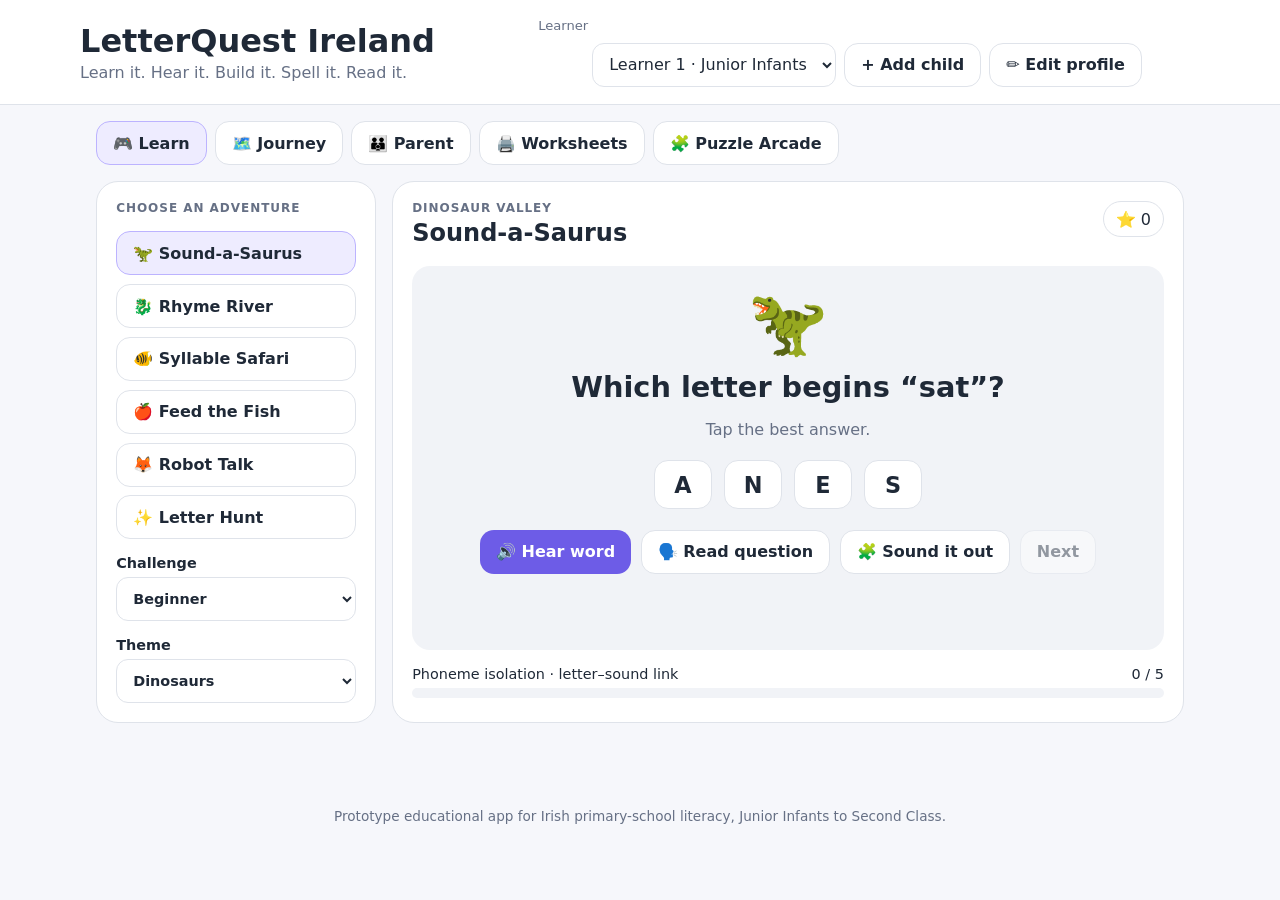
<file: index.html>
<!doctype html>
<html lang="en">
<head><meta charset="utf-8"><meta name="viewport" content="width=device-width, initial-scale=1"><title>LetterQuest Ireland</title><meta name="description" content="Curriculum-informed literacy games for Junior Infants to Second Class."><link rel="manifest" href="manifest.webmanifest"><link rel="stylesheet" href="styles.css"><link rel="stylesheet" href="enhancements.css"></head>
<body>
<header class="topbar"><div><h1>LetterQuest Ireland</h1><p>Learn it. Hear it. Build it. Spell it. Read it.</p></div><div class="profile-switch"><label for="profileSelect">Learner</label><select id="profileSelect"></select><button id="addProfileBtn" class="secondary">+ Add child</button></div></header>
<nav class="tabs" aria-label="Main"><button class="tab active" data-page="learn">🎮 Learn</button><button class="tab" data-page="journey">🗺️ Journey</button><button class="tab" data-page="parent">👪 Parent</button><button class="tab" data-page="worksheets">🖨️ Worksheets</button></nav>
<main>
<section id="page-learn" class="page"><div class="hero-grid"><aside class="card side"><div class="eyebrow">Choose an adventure</div><div id="gameList" class="game-list"></div><label class="field">Challenge<select id="difficulty"><option>Beginner</option><option>Advanced</option></select></label><label class="field">Theme<select id="theme"><option>Dinosaurs</option><option>Dragons</option><option>Animals</option><option>Ocean</option><option>Fruit</option><option>Sweets</option><option>Unicorns</option></select></label></aside><section class="card play-card"><div class="play-head"><div><div id="worldLabel" class="eyebrow">Dinosaur Valley</div><h2 id="gameTitle">Sound-a-Saurus</h2></div><div id="stars" class="stars">⭐ 0</div></div><div class="play-zone"><div id="mascot" class="mascot" aria-hidden="true">🦖</div><h3 id="question">Which letter makes the sound /m/?</h3><p id="instruction">Tap the best answer.</p><div id="answerArea" class="answer-area"></div><div class="controls"><button id="hearBtn">🔊 Hear it</button><button id="helpBtn" class="secondary">🧩 Sound it out</button><button id="nextBtn" class="secondary" disabled>Next</button></div><p id="feedback" class="feedback" aria-live="polite"></p></div><div class="progress-row"><span id="skillLabel">Letter–sound correspondence</span><span id="sessionCount">0 / 5</span></div><div class="progress"><span id="sessionBar"></span></div></section></div></section>
<section id="page-journey" class="page hidden"><div class="card"><div class="eyebrow">Curriculum-informed progression</div><h2>Junior Infants to Second Class</h2><p class="muted">The app moves from playful sound awareness into phonics, blending, segmenting, word recognition and spelling. It adapts practice to the learner rather than relying on age alone.</p><div id="journeyGrid" class="journey-grid"></div></div></section>
<section id="page-parent" class="page hidden"><div class="two-col"><section class="card"><div class="eyebrow">Learning snapshot</div><h2 id="parentTitle">Progress</h2><div id="mastery"></div></section><section class="card"><div class="eyebrow">Adaptive learning engine</div><h2>What comes next</h2><div id="nextPlan"></div><div class="callout"><strong>Suggested session mix</strong><p>60% current-level work · 25% weaker skills · 10% revision · 5% gentle challenge.</p></div></section></div><section class="card"><h2>School spelling practice</h2><p class="muted">Enter up to eight words from the child's school list. They will be used in spelling activities and printable practice.</p><form id="spellingForm" class="inline-form"><input id="spellingInput" placeholder="e.g. fish, shop, rain, play"><button>Save words</button></form><div id="spellingList" class="chips"></div></section></section>
<section id="page-worksheets" class="page hidden"><section class="card no-print"><div class="eyebrow">Offline practice</div><h2>Worksheet generator</h2><div class="worksheet-controls"><label class="field">Length<select id="sheetLength"><option>5 minutes</option><option selected>10 minutes</option><option>Weekly pack</option></select></label><label class="field">Focus<select id="sheetFocus"><option>Adaptive mix</option><option>Letters & sounds</option><option>Blending</option><option>Spelling</option><option>Word patterns</option></select></label><label class="field">Theme<select id="sheetTheme"><option>Dinosaurs</option><option>Dragons</option><option>Animals</option><option>Ocean</option><option>Fruit</option><option>Sweets</option><option>Unicorns</option></select></label></div><div class="controls left"><button id="generateSheetBtn">Generate worksheet</button><button id="printBtn" class="secondary">Print</button></div></section><article id="worksheet" class="card worksheet print-area"><p class="muted">Generate a worksheet to create personalised offline practice.</p></article></section>
</main>
<dialog id="profileDialog"><form id="profileForm" method="dialog" class="dialog-form"><h2>Create child profile</h2><p class="muted">Gender is optional and does not determine academic difficulty.</p><label class="field">Nickname or initials<input id="profileName" maxlength="18" required placeholder="e.g. A.B."></label><label class="field">Age<input id="profileAge" type="number" min="4" max="9" value="5" required></label><label class="field">Class<select id="profileClass"><option>Junior Infants</option><option>Senior Infants</option><option>First Class</option><option>Second Class</option></select></label><label class="field">Gender (optional)<select id="profileGender"><option value="">Prefer not to say</option><option>Girl</option><option>Boy</option><option>Other</option></select></label><label class="field">Starting challenge<select id="profileMode"><option>Beginner</option><option>Advanced</option></select></label><label class="field">Favourite world<select id="profileInterest"><option>Dinosaurs</option><option>Dragons</option><option>Animals</option><option>Ocean</option><option>Fruit</option><option>Sweets</option><option>Unicorns</option></select></label><div class="dialog-actions"><button type="button" id="cancelProfileBtn" class="secondary">Cancel</button><button type="submit">Create profile</button></div></form></dialog>
<footer><p>Prototype educational app for Irish primary-school literacy, Junior Infants to Second Class.</p></footer>
<script src="edition.js"></script><script src="app.js"></script><script src="arcade.js"></script><script src="enhancements.js"></script>
</body></html>
</file>
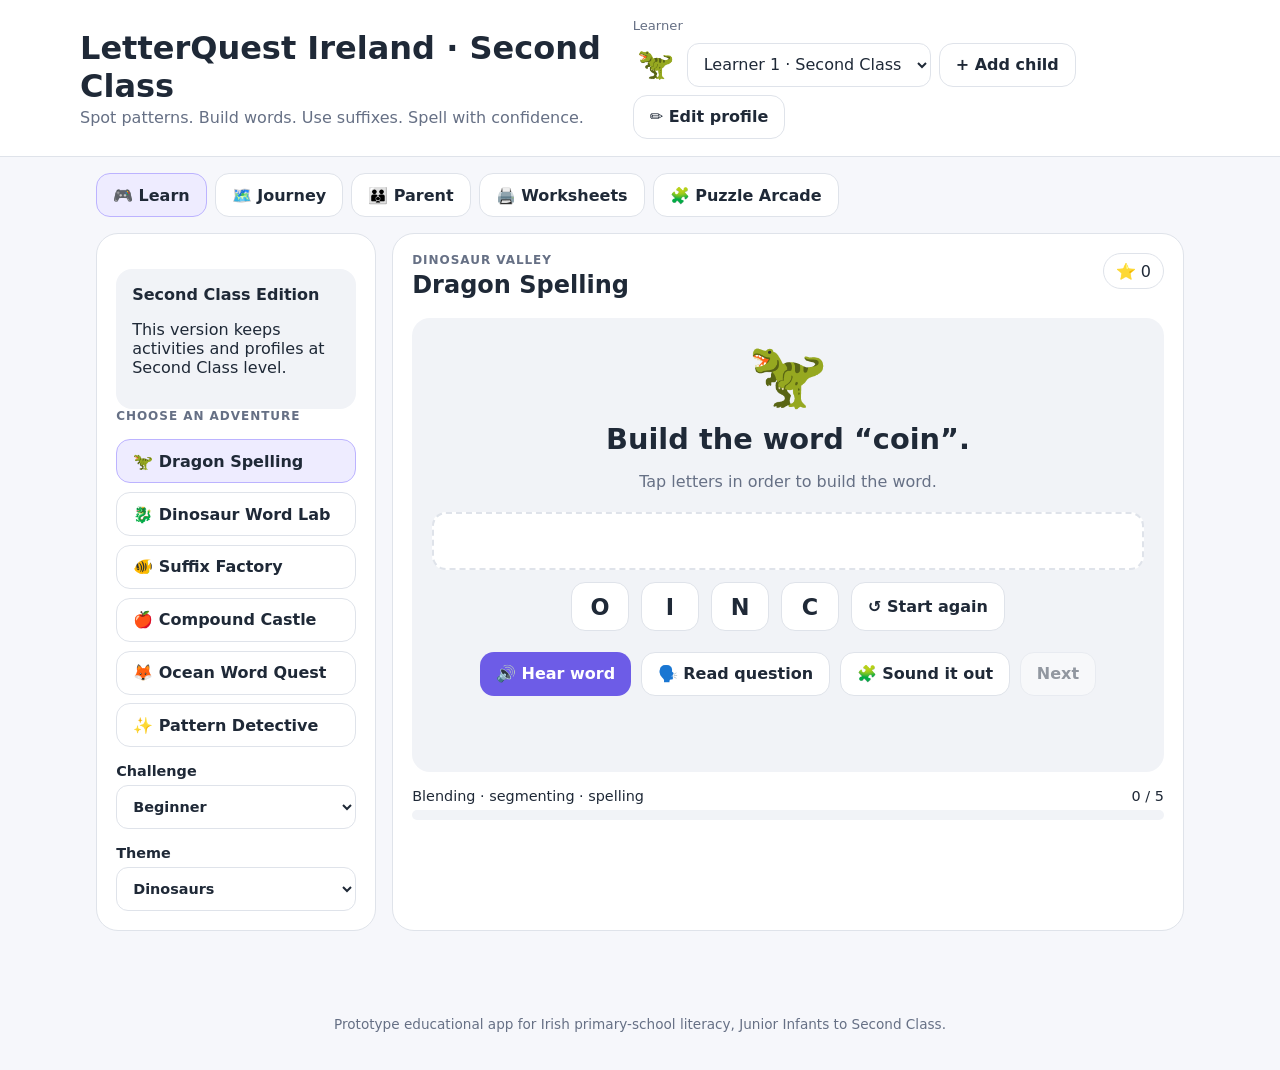
<file: second-class.html>
<!doctype html><html lang="en"><head><meta charset="utf-8"><meta name="viewport" content="width=device-width,initial-scale=1"><title>LetterQuest Ireland — Second Class</title><meta name="description" content="LetterQuest Ireland Second Class edition."><meta http-equiv="refresh" content="0;url=index.html?edition=Second%20Class"></head><body><p>Opening LetterQuest Second Class… <a href="index.html?edition=Second%20Class">Continue</a></p><script>location.replace('index.html?edition=Second%20Class');</script></body></html>
</file>
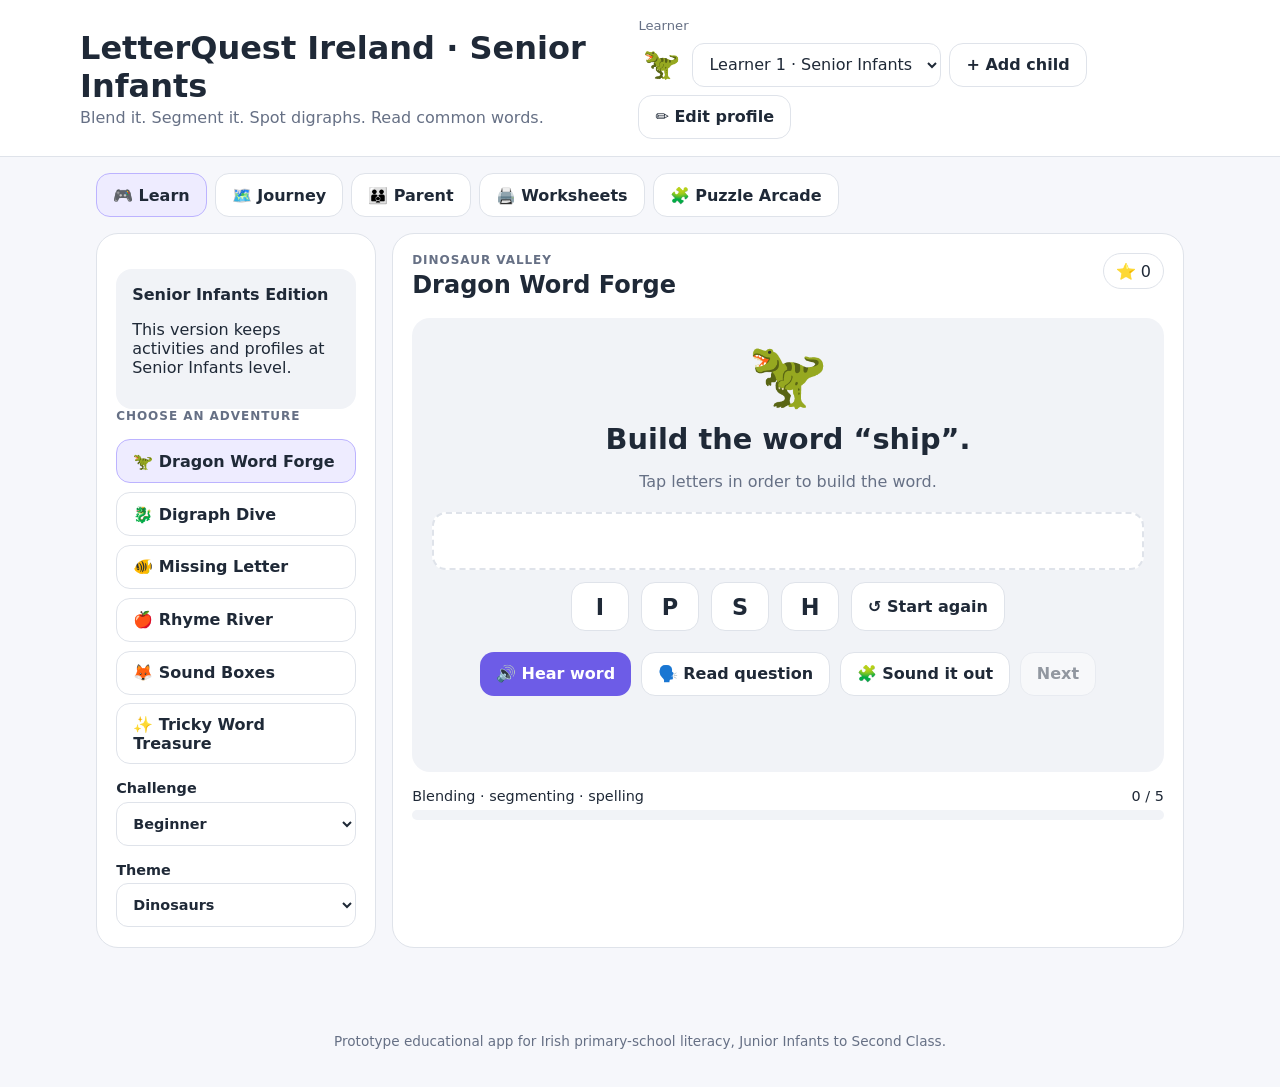
<file: senior-infants.html>
<!doctype html><html lang="en"><head><meta charset="utf-8"><meta name="viewport" content="width=device-width,initial-scale=1"><title>LetterQuest Ireland — Senior Infants</title><meta name="description" content="LetterQuest Ireland Senior Infants edition."><meta http-equiv="refresh" content="0;url=index.html?edition=Senior%20Infants"></head><body><p>Opening LetterQuest Senior Infants… <a href="index.html?edition=Senior%20Infants">Continue</a></p><script>location.replace('index.html?edition=Senior%20Infants');</script></body></html>
</file>
<file: styles.css>
:root{--bg:#f6f7fb;--card:#fff;--text:#1f2937;--muted:#667085;--border:#dfe3ea;--accent:#6d5ce7;--accent2:#eeecff;--good:#2f855a;--bad:#c2410c;--panel:#f1f3f7}*{box-sizing:border-box}body{margin:0;font-family:ui-rounded,"SF Pro Rounded",system-ui,-apple-system,BlinkMacSystemFont,"Segoe UI",sans-serif;background:var(--bg);color:var(--text)}button,select,input{font:inherit;min-height:44px}button{border:0;border-radius:14px;background:var(--accent);color:#fff;padding:.65rem 1rem;font-weight:700;cursor:pointer}button.secondary{background:#fff;color:var(--text);border:1px solid var(--border)}button:disabled{opacity:.45;cursor:not-allowed}button:focus-visible,select:focus-visible,input:focus-visible{outline:3px solid #a89cff;outline-offset:2px}.topbar{display:flex;justify-content:space-between;align-items:center;gap:1rem;padding:1.1rem max(1rem,calc((100% - 1120px)/2));background:#fff;border-bottom:1px solid var(--border)}.topbar h1{margin:0;font-size:clamp(1.4rem,4vw,2rem)}.topbar p{margin:.2rem 0 0;color:var(--muted)}.profile-switch{display:flex;gap:.5rem;align-items:end;flex-wrap:wrap}.profile-switch label{font-size:.82rem;color:var(--muted);width:100%}select,input{border:1px solid var(--border);border-radius:12px;background:#fff;color:var(--text);padding:.65rem .75rem}.tabs{display:flex;gap:.5rem;max-width:1120px;margin:1rem auto;padding:0 1rem;flex-wrap:wrap}.tab{background:#fff;color:var(--text);border:1px solid var(--border)}.tab.active{background:var(--accent2);border-color:#bcb3ff}main{max-width:1120px;margin:0 auto;padding:0 1rem 3rem}.card{background:var(--card);border:1px solid var(--border);border-radius:22px;padding:1.2rem}.hero-grid{display:grid;grid-template-columns:280px 1fr;gap:1rem}.two-col{display:grid;grid-template-columns:1fr 1fr;gap:1rem;margin-bottom:1rem}.side{align-self:start}.eyebrow{text-transform:uppercase;letter-spacing:.08em;font-size:.75rem;color:var(--muted);font-weight:800}.game-list{display:grid;gap:.55rem;margin:1rem 0}.game-button{text-align:left;background:#fff;color:var(--text);border:1px solid var(--border)}.game-button.active{background:var(--accent2);border-color:#bcb3ff}.field{display:grid;gap:.35rem;margin-top:1rem;font-weight:700;font-size:.9rem}.play-head{display:flex;justify-content:space-between;gap:1rem;align-items:start}.play-head h2{margin:.2rem 0}.stars{border:1px solid var(--border);border-radius:999px;padding:.45rem .75rem;white-space:nowrap}.play-zone{background:var(--panel);border-radius:18px;padding:1.25rem;text-align:center;margin-top:1rem}.mascot{font-size:4rem}.play-zone h3{font-size:clamp(1.25rem,4vw,1.8rem);margin:.6rem 0}.play-zone p{color:var(--muted)}.answer-area{display:flex;gap:.75rem;justify-content:center;flex-wrap:wrap;margin:1.3rem 0}.answer-btn{min-width:58px;font-size:1.4rem;background:#fff;color:var(--text);border:1px solid var(--border)}.answer-btn.correct{outline:3px solid var(--good)}.answer-btn.wrong{outline:3px solid var(--bad)}.built{width:100%;min-height:58px;border:2px dashed var(--border);border-radius:14px;padding:.8rem;font-size:1.5rem;font-weight:800;letter-spacing:.12em;background:#fff}.controls{display:flex;gap:.6rem;justify-content:center;flex-wrap:wrap}.controls.left{justify-content:flex-start;margin-top:1rem}.feedback{min-height:1.5rem;font-weight:800!important;color:var(--text)!important}.progress-row{display:flex;justify-content:space-between;gap:1rem;margin-top:1rem;font-size:.9rem}.progress{height:10px;border-radius:999px;background:var(--panel);overflow:hidden;margin-top:.4rem}.progress span{display:block;height:100%;width:0;background:var(--accent);transition:width .25s ease}.journey-grid{display:grid;grid-template-columns:repeat(2,1fr);gap:1rem;margin-top:1rem}.journey-card{border:1px solid var(--border);border-radius:16px;padding:1rem}.journey-card.current{background:var(--accent2)}.chips{display:flex;flex-wrap:wrap;gap:.45rem;margin-top:.8rem}.chip{border:1px solid var(--border);border-radius:999px;padding:.35rem .65rem;font-size:.85rem}.mastery-row{margin:1rem 0}.mastery-head{display:flex;justify-content:space-between;font-size:.9rem}.callout{background:var(--panel);border-radius:16px;padding:1rem;margin-top:1rem}.inline-form{display:flex;gap:.6rem;flex-wrap:wrap;margin-top:1rem}.inline-form input{flex:1;min-width:220px}.worksheet-controls{display:grid;grid-template-columns:repeat(3,1fr);gap:1rem}.worksheet h2{font-size:1.8rem}.worksheet-section{margin:1.5rem 0}.soundbox{display:inline-block;width:34px;height:34px;border:1px solid #111;margin-right:4px;vertical-align:middle}.drawbox{height:140px;border:1px solid #111;margin-top:.6rem}.hidden{display:none!important}dialog{border:0;border-radius:20px;box-shadow:0 25px 70px rgba(0,0,0,.25);max-width:520px;width:calc(100% - 2rem)}dialog::backdrop{background:rgba(15,23,42,.45)}.dialog-form{display:grid;gap:.5rem}.dialog-actions{display:flex;justify-content:flex-end;gap:.6rem;margin-top:1rem}.muted{color:var(--muted)}footer{text-align:center;color:var(--muted);padding:1.5rem;font-size:.85rem}@media(max-width:760px){.topbar{align-items:flex-start;flex-direction:column}.hero-grid,.two-col,.journey-grid,.worksheet-controls{grid-template-columns:1fr}.profile-switch{width:100%}.profile-switch select{flex:1}}@media print{body{background:#fff}.topbar,.tabs,.no-print,footer,#page-learn,#page-parent,#page-journey{display:none!important}#page-worksheets{display:block!important}main{max-width:none;padding:0}.print-area{border:0;padding:0}}
</file>
<file: enhancements.css>
.profile-avatar{width:46px;height:46px;border-radius:50%;display:grid;place-items:center;font-size:30px;background:#fff;border:3px solid rgba(255,255,255,.75);overflow:hidden;flex:none}.profile-avatar img{width:100%;height:100%;object-fit:cover}.feedback-card{margin-top:14px;padding:14px 16px;border-radius:18px;text-align:left;font-weight:600}.feedback-card.good{background:#eaffef;border:2px solid #39a85a}.feedback-card.try{background:#fff0f2;border:2px solid #e45b69}.feedback-card .face{font-size:38px;float:left;margin-right:12px}.feedback-card button{margin-top:8px}.celebration-layer{position:fixed;inset:0;pointer-events:none;z-index:9999;overflow:hidden}.spark{position:absolute;left:50%;top:45%;font-size:28px;animation:burst 1.2s ease-out forwards}.sad-pop{position:fixed;left:50%;top:45%;transform:translate(-50%,-50%);font-size:96px;z-index:9999;pointer-events:none;animation:sadpop 1.1s ease-out forwards}@keyframes burst{to{transform:translate(var(--x),var(--y)) rotate(540deg);opacity:0}}@keyframes sadpop{0%{transform:translate(-50%,-50%) scale(.3);opacity:0}30%{transform:translate(-50%,-50%) scale(1.1);opacity:1}100%{transform:translate(-50%,-55%) scale(.9);opacity:0}}.avatar-grid{display:grid;grid-template-columns:repeat(4,1fr);gap:10px;margin:10px 0}.avatar-choice{font-size:34px;min-height:58px;border-radius:16px}.avatar-choice.selected{outline:4px solid #7a52d1}.edit-profile-row{display:flex;gap:10px;align-items:center;flex-wrap:wrap}.photo-preview{width:86px;height:86px;border-radius:50%;object-fit:cover;border:3px solid #ddd;display:none}.theme-badge{font-weight:800}.controls #readQuestionBtn{white-space:nowrap}@media(max-width:700px){.avatar-grid{grid-template-columns:repeat(4,1fr)}.profile-avatar{width:40px;height:40px;font-size:26px}}
</file>
